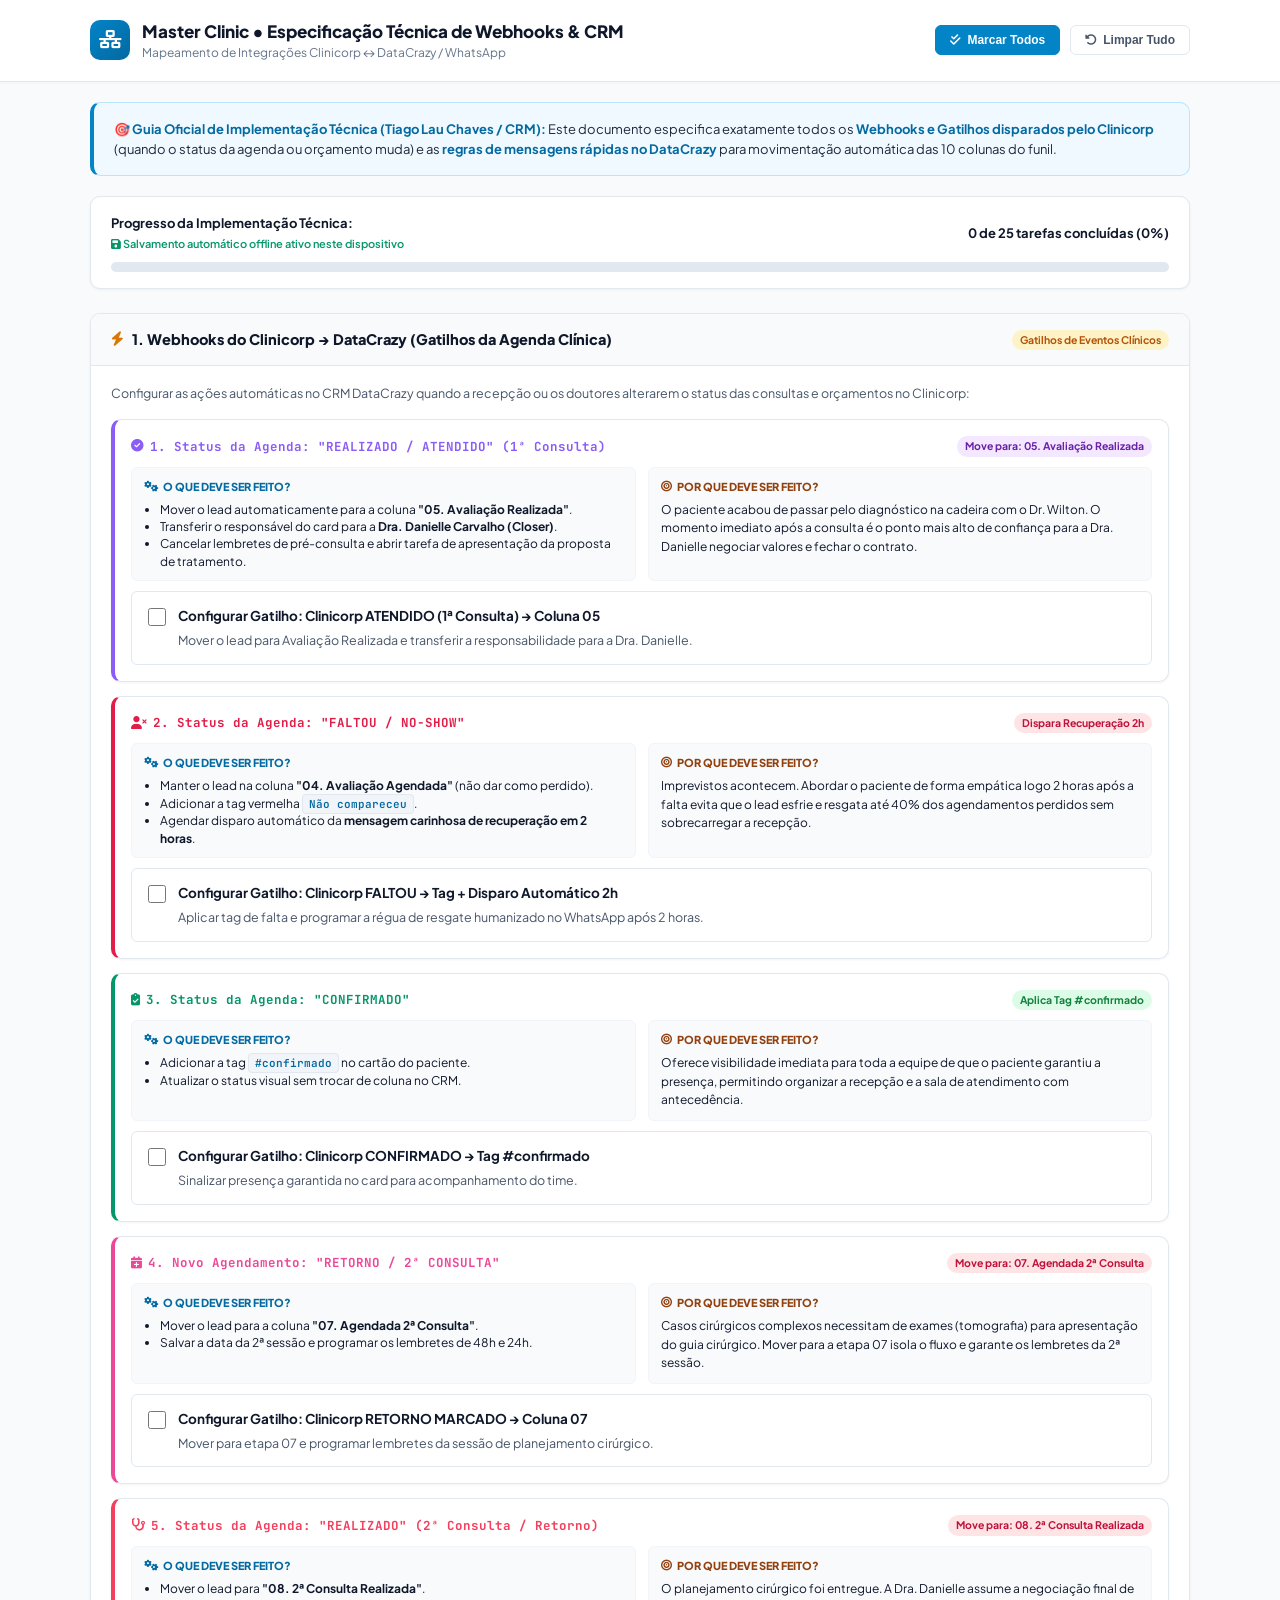
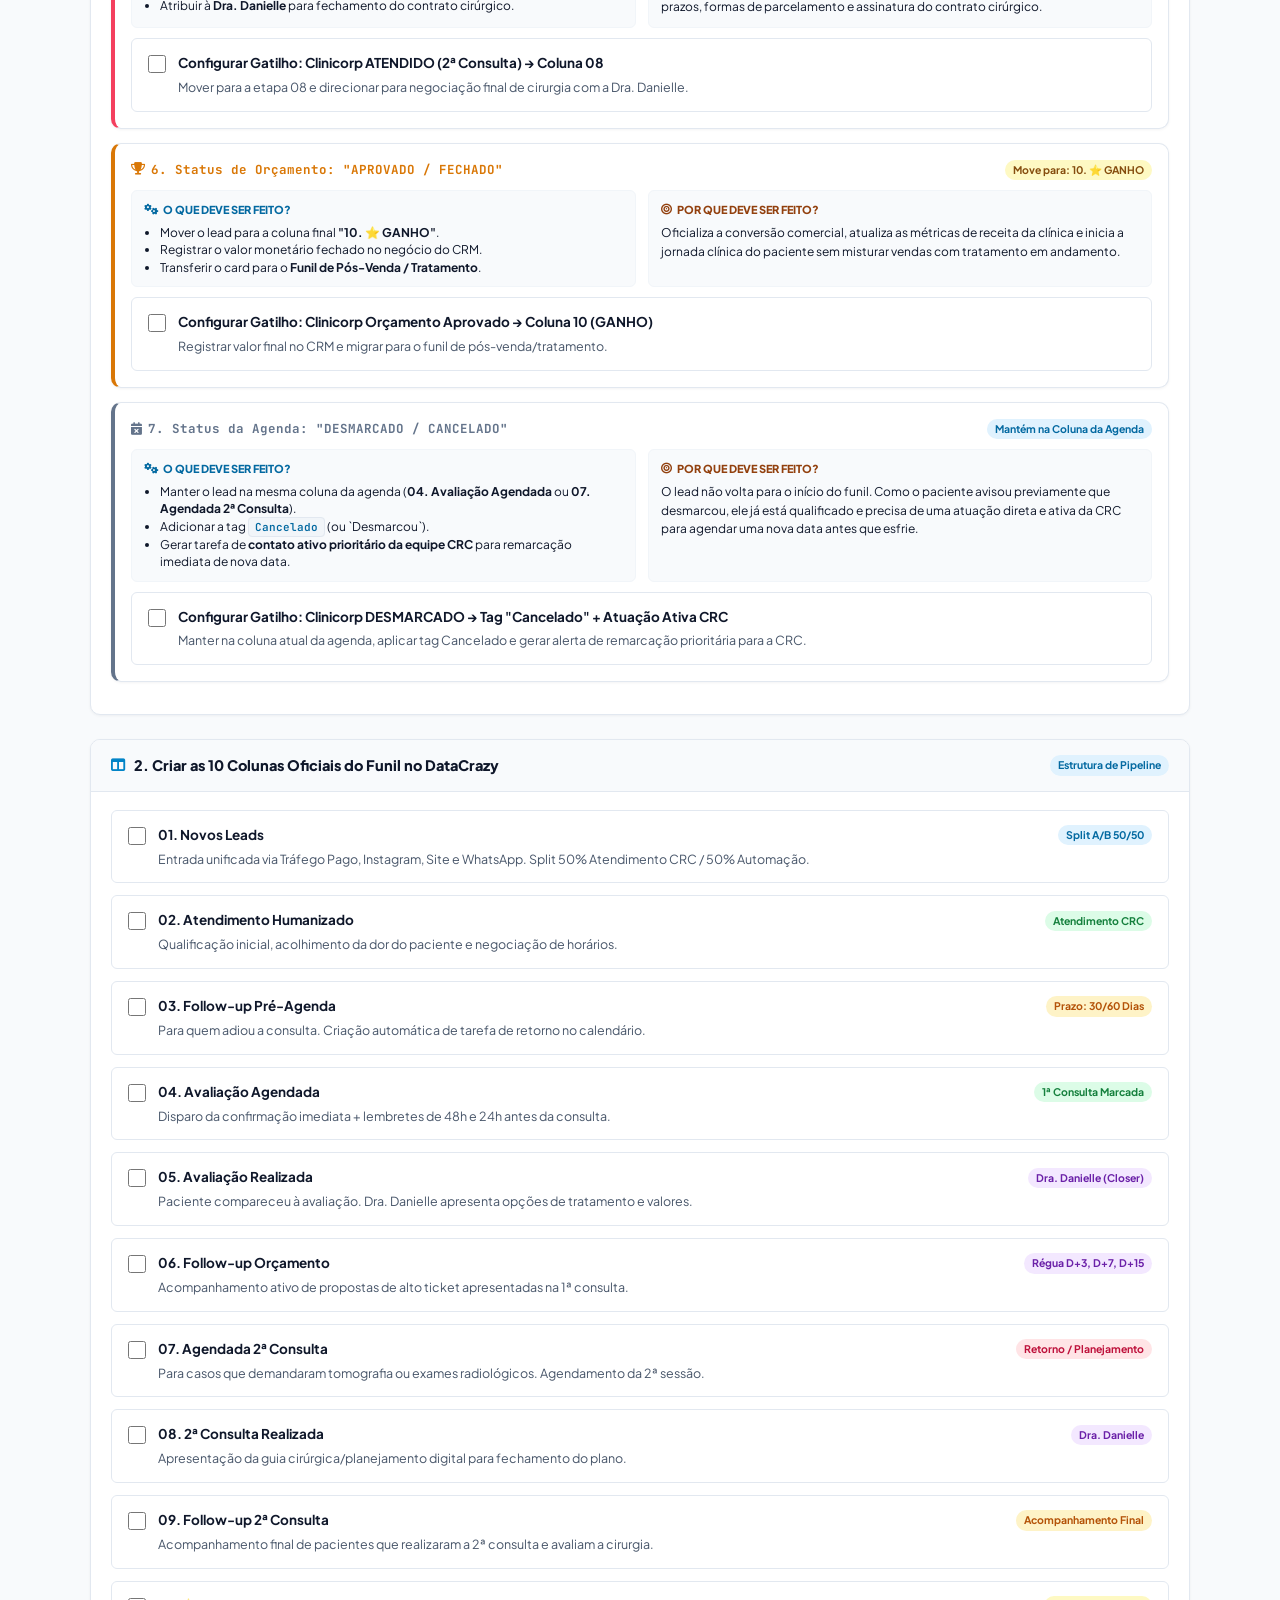
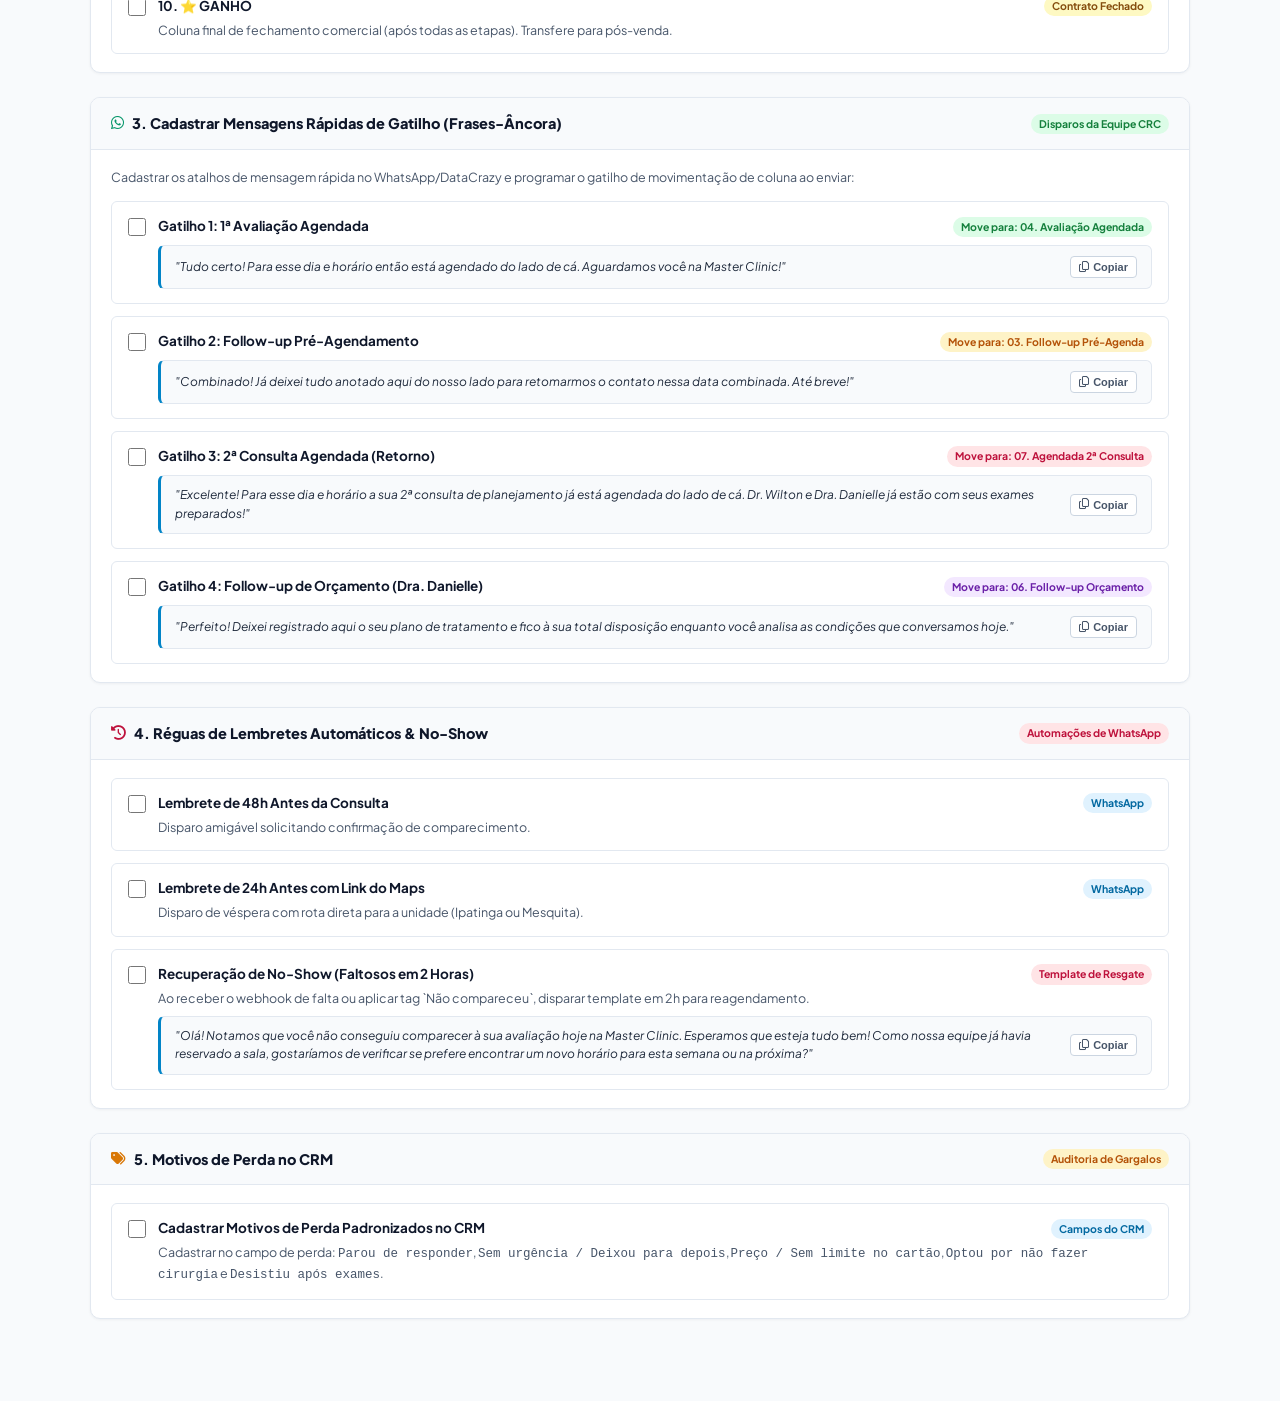
<file: docs/Checklist da implementação - gatilhos.html>
<!DOCTYPE html>
<html lang="pt-BR">
<head>
  <meta charset="UTF-8">
  <meta name="viewport" content="width=device-width, initial-scale=1.0">
  <title>Especificação Técnica de Webhooks & Checklist CRM | Master Clinic</title>
  <meta name="description" content="Especificação técnica oficial dos Webhooks entre Clinicorp e DataCrazy, gatilhos de status da agenda, frases-âncora e checklist de implementação para o time técnico da Master Clinic.">
  
  <!-- Google Fonts -->
  <link rel="preconnect" href="https://fonts.googleapis.com">
  <link rel="preconnect" href="https://fonts.gstatic.com" crossorigin>
  <link href="https://fonts.googleapis.com/css2?family=Plus+Jakarta+Sans:wght@400;500;600;700;800&family=JetBrains+Mono:wght@400;500;600&display=swap" rel="stylesheet">
  
  <!-- FontAwesome Icons -->
  <link rel="stylesheet" href="https://cdnjs.cloudflare.com/ajax/libs/font-awesome/6.4.0/css/all.min.css">

  <style>
    :root {
      --bg-primary: #f8fafc;
      --bg-card: #ffffff;
      --text-primary: #0f172a;
      --text-secondary: #475569;
      --text-muted: #64748b;
      
      --accent-blue: #0284c7;
      --accent-blue-dark: #0369a1;
      --accent-emerald: #059669;
      --accent-amber: #d97706;
      --accent-rose: #be123c;
      --accent-purple: #7c3aed;
      --accent-gold: #92400e;
      
      --border-color: #e2e8f0;
      --border-subtle: #f1f5f9;
      
      --shadow-sm: 0 1px 3px rgba(15, 23, 42, 0.05);
      --shadow-md: 0 4px 12px rgba(15, 23, 42, 0.06);
      
      --radius-sm: 6px;
      --radius-md: 10px;
      --radius-lg: 14px;
      --radius-full: 9999px;
    }

    * {
      box-sizing: border-box;
      margin: 0;
      padding: 0;
    }

    body {
      font-family: 'Plus Jakarta Sans', sans-serif;
      background-color: var(--bg-primary);
      color: var(--text-primary);
      line-height: 1.55;
      padding-bottom: 60px;
    }

    .container {
      max-width: 1140px;
      margin: 0 auto;
      padding: 0 20px;
    }

    /* HEADER */
    header {
      background: #ffffff;
      border-bottom: 1px solid var(--border-color);
      padding: 18px 0;
      box-shadow: 0 1px 3px rgba(0, 0, 0, 0.03);
      position: sticky;
      top: 0;
      z-index: 50;
    }

    .header-content {
      display: flex;
      justify-content: space-between;
      align-items: center;
      flex-wrap: wrap;
      gap: 14px;
    }

    .brand-title {
      display: flex;
      align-items: center;
      gap: 12px;
    }

    .brand-logo {
      width: 40px;
      height: 40px;
      background: linear-gradient(135deg, #0284c7, #0369a1);
      border-radius: var(--radius-md);
      display: flex;
      align-items: center;
      justify-content: center;
      color: #fff;
      font-size: 18px;
    }

    .brand-text h1 {
      font-size: 17px;
      font-weight: 800;
      color: #0f172a;
    }

    .brand-text p {
      font-size: 12px;
      color: var(--text-muted);
    }

    .header-actions {
      display: flex;
      align-items: center;
      gap: 10px;
    }

    .btn-action {
      background: #ffffff;
      border: 1px solid var(--border-color);
      color: var(--text-secondary);
      font-size: 12px;
      font-weight: 600;
      padding: 7px 14px;
      border-radius: var(--radius-sm);
      cursor: pointer;
      display: inline-flex;
      align-items: center;
      gap: 6px;
      transition: all 0.2s;
      text-decoration: none;
    }

    .btn-action:hover {
      background: #f8fafc;
      color: var(--accent-blue);
      border-color: var(--accent-blue);
    }

    .btn-primary {
      background: var(--accent-blue);
      color: #ffffff;
      border-color: var(--accent-blue);
    }

    .btn-primary:hover {
      background: var(--accent-blue-dark);
      color: #ffffff;
    }

    /* INTRO BANNER */
    .intro-banner {
      background: #f0f9ff;
      border: 1px solid #bae6fd;
      border-left: 4px solid var(--accent-blue);
      border-radius: var(--radius-md);
      padding: 16px 20px;
      margin-top: 20px;
      margin-bottom: 20px;
      font-size: 13px;
      color: #1e293b;
      line-height: 1.55;
    }

    .intro-banner strong {
      color: #0369a1;
    }

    /* PROGRESS BAR TRACKER */
    .progress-card {
      background: #ffffff;
      border: 1px solid var(--border-color);
      border-radius: var(--radius-md);
      padding: 16px 20px;
      margin-bottom: 24px;
      box-shadow: var(--shadow-sm);
    }

    .progress-header {
      display: flex;
      justify-content: space-between;
      align-items: center;
      margin-bottom: 10px;
      font-size: 13px;
      font-weight: 700;
    }

    .progress-bar-bg {
      width: 100%;
      height: 10px;
      background: #e2e8f0;
      border-radius: var(--radius-full);
      overflow: hidden;
    }

    .progress-bar-fill {
      height: 100%;
      background: linear-gradient(90deg, #0284c7, #059669);
      width: 0%;
      transition: width 0.3s ease;
      border-radius: var(--radius-full);
    }

    /* SECTIONS */
    .section-card {
      background: #ffffff;
      border: 1px solid var(--border-color);
      border-radius: var(--radius-md);
      margin-bottom: 24px;
      box-shadow: var(--shadow-sm);
      overflow: hidden;
    }

    .section-header {
      background: #f8fafc;
      border-bottom: 1px solid var(--border-color);
      padding: 14px 20px;
      display: flex;
      align-items: center;
      justify-content: space-between;
    }

    .section-header h2 {
      font-size: 14.5px;
      font-weight: 800;
      color: #0f172a;
      display: flex;
      align-items: center;
      gap: 8px;
    }

    .section-body {
      padding: 18px 20px;
    }

    /* CHECKLIST ITEMS */
    .checklist-group {
      display: flex;
      flex-direction: column;
      gap: 12px;
    }

    .check-item {
      display: flex;
      align-items: flex-start;
      gap: 12px;
      padding: 14px 16px;
      border: 1px solid var(--border-color);
      background: #ffffff;
      border-radius: var(--radius-sm);
      transition: all 0.2s;
      cursor: pointer;
    }

    .check-item:hover {
      border-color: #cbd5e1;
      background: #f8fafc;
    }

    .check-item.completed {
      background: #f0fdf4;
      border-color: #bbf7d0;
    }

    .check-item input[type="checkbox"] {
      width: 18px;
      height: 18px;
      margin-top: 2px;
      accent-color: var(--accent-emerald);
      cursor: pointer;
      flex-shrink: 0;
    }

    .check-content {
      flex: 1;
    }

    .check-title {
      font-size: 13.5px;
      font-weight: 700;
      color: #0f172a;
      display: flex;
      align-items: center;
      justify-content: space-between;
      gap: 8px;
      flex-wrap: wrap;
      margin-bottom: 4px;
    }

    .check-desc {
      font-size: 12.5px;
      color: var(--text-secondary);
      line-height: 1.5;
    }

    .code-pill {
      font-family: 'JetBrains Mono', monospace;
      font-size: 11px;
      background: #f1f5f9;
      color: #0369a1;
      padding: 2px 6px;
      border-radius: 4px;
      border: 1px solid #e2e8f0;
      font-weight: 600;
    }

    .tag-badge {
      font-size: 10.5px;
      font-weight: 700;
      padding: 2px 8px;
      border-radius: var(--radius-full);
      background: #e0f2fe;
      color: #0369a1;
      display: inline-flex;
      align-items: center;
      gap: 4px;
    }

    .tag-badge.emerald { background: #dcfce7; color: #15803d; }
    .tag-badge.amber { background: #fef3c7; color: #b45309; }
    .tag-badge.rose { background: #ffe4e6; color: #be123c; }
    .tag-badge.purple { background: #f3e8ff; color: #6b21a8; }
    .tag-badge.gold { background: #fef9c3; color: #854d0e; }

    /* WEBHOOK BOX & PAYLOAD */
    .webhook-card {
      background: #ffffff;
      border: 1px solid var(--border-color);
      border-radius: var(--radius-md);
      padding: 16px;
      margin-bottom: 14px;
      border-left: 4px solid var(--wh-color, #0284c7);
      box-shadow: var(--shadow-sm);
    }

    .webhook-header {
      display: flex;
      justify-content: space-between;
      align-items: center;
      margin-bottom: 8px;
      flex-wrap: wrap;
      gap: 8px;
    }

    .webhook-event-name {
      font-family: 'JetBrains Mono', monospace;
      font-size: 12.5px;
      font-weight: 700;
      color: var(--wh-color, #0284c7);
      display: flex;
      align-items: center;
      gap: 6px;
    }

    .webhook-grid {
      display: grid;
      grid-template-columns: 1fr 1fr;
      gap: 12px;
      margin-top: 10px;
      margin-bottom: 10px;
      font-size: 12px;
    }

    .webhook-col {
      background: #f8fafc;
      border: 1px solid var(--border-subtle);
      border-radius: var(--radius-sm);
      padding: 10px 12px;
    }

    .webhook-col-title {
      font-size: 11px;
      text-transform: uppercase;
      font-weight: 800;
      color: var(--accent-blue-dark);
      margin-bottom: 6px;
      display: flex;
      align-items: center;
      gap: 5px;
    }

    .webhook-col-title.why {
      color: #92400e;
    }

    /* COPY BOX */
    .copy-box {
      background: #f8fafc;
      border: 1px solid var(--border-color);
      border-left: 3px solid var(--accent-blue);
      border-radius: var(--radius-sm);
      padding: 10px 14px;
      margin-top: 8px;
      font-size: 12px;
      color: #1e293b;
      display: flex;
      justify-content: space-between;
      align-items: center;
      gap: 10px;
    }

    .copy-text {
      font-style: italic;
      flex: 1;
    }

    .btn-copy {
      background: #ffffff;
      border: 1px solid #cbd5e1;
      padding: 4px 8px;
      font-size: 11px;
      font-weight: 600;
      border-radius: 4px;
      cursor: pointer;
      color: var(--text-secondary);
      flex-shrink: 0;
      display: inline-flex;
      align-items: center;
      gap: 4px;
    }

    .btn-copy:hover {
      background: #f1f5f9;
      color: var(--accent-blue);
      border-color: var(--accent-blue);
    }

    /* DATA TABLE */
    .table-responsive {
      overflow-x: auto;
      margin-top: 10px;
    }

    .data-table {
      width: 100%;
      border-collapse: collapse;
      font-size: 12px;
    }

    .data-table th {
      background: #f8fafc;
      color: #0f172a;
      text-align: left;
      padding: 9px 12px;
      font-weight: 700;
      border-bottom: 2px solid var(--border-color);
    }

    .data-table td {
      padding: 9px 12px;
      border-bottom: 1px solid var(--border-subtle);
      color: #334155;
    }

    .data-table tr:hover td {
      background: #f8fafc;
    }

    /* TOAST */
    .toast {
      position: fixed;
      bottom: 24px;
      right: 24px;
      background: #0f172a;
      color: #ffffff;
      padding: 10px 18px;
      border-radius: var(--radius-sm);
      font-size: 12.5px;
      font-weight: 600;
      display: flex;
      align-items: center;
      gap: 8px;
      box-shadow: var(--shadow-md);
      transform: translateY(100px);
      opacity: 0;
      transition: all 0.25s ease;
      z-index: 100;
    }

    .toast.show {
      transform: translateY(0);
      opacity: 1;
    }

    @media (max-width: 768px) {
      .webhook-grid { grid-template-columns: 1fr; }
      .header-content { flex-direction: column; align-items: flex-start; }
    }

    @media print {
      header, .header-actions, .progress-card button { display: none; }
      body { background: #fff; padding: 0; }
      .container { max-width: 100%; }
      .section-card { border: 1px solid #ccc; break-inside: avoid; }
    }
  </style>
</head>
<body>

  <!-- HEADER -->
  <header>
    <div class="container header-content">
      <div class="brand-title">
        <div class="brand-logo">
          <i class="fa-solid fa-network-wired"></i>
        </div>
        <div class="brand-text">
          <h1>Master Clinic • Especificação Técnica de Webhooks & CRM</h1>
          <p>Mapeamento de Integrações Clinicorp ↔ DataCrazy / WhatsApp</p>
        </div>
      </div>

      <div class="header-actions">
        <button class="btn-action btn-primary" onclick="toggleAllChecks(true)"><i class="fa-solid fa-check-double"></i> Marcar Todos</button>
        <button class="btn-action" onclick="toggleAllChecks(false)"><i class="fa-solid fa-rotate-left"></i> Limpar Tudo</button>
      </div>
    </div>
  </header>

  <main class="container">

    <!-- BANNER DE ORIENTAÇÃO -->
    <div class="intro-banner">
      <strong>🎯 Guia Oficial de Implementação Técnica (Tiago Lau Chaves / CRM):</strong>
      Este documento especifica exatamente todos os <strong>Webhooks e Gatilhos disparados pelo Clinicorp</strong> (quando o status da agenda ou orçamento muda) e as <strong>regras de mensagens rápidas no DataCrazy</strong> para movimentação automática das 10 colunas do funil.
    </div>

    <!-- BARRA DE PROGRESSO -->
    <div class="progress-card">
      <div class="progress-header">
        <div>
          <span>Progresso da Implementação Técnica:</span>
          <div style="font-size: 11px; color: var(--accent-emerald); font-weight: 600; margin-top: 2px;">
            <i class="fa-solid fa-floppy-disk"></i> Salvamento automático offline ativo neste dispositivo
          </div>
        </div>
        <span id="progress-text">0 de 21 tarefas concluídas (0%)</span>
      </div>
      <div class="progress-bar-bg">
        <div class="progress-bar-fill" id="progress-bar"></div>
      </div>
    </div>

    <!-- SEÇÃO 1: WEBHOOKS CLINICORP -> DATACRAZY (STATUS DA AGENDA COMO GATILHOS) -->
    <div class="section-card">
      <div class="section-header">
        <h2><i class="fa-solid fa-bolt" style="color: var(--accent-amber);"></i> 1. Webhooks do Clinicorp → DataCrazy (Gatilhos da Agenda Clínica)</h2>
        <span class="tag-badge amber">Gatilhos de Eventos Clínicos</span>
      </div>
      <div class="section-body">
        <p style="font-size: 12.5px; color: var(--text-secondary); margin-bottom: 16px;">
          Configurar as ações automáticas no CRM DataCrazy quando a recepção ou os doutores alterarem o status das consultas e orçamentos no Clinicorp:
        </p>

        <!-- WEBHOOK 1: ATENDIDO (1ª CONSULTA) -->
        <div class="webhook-card" style="--wh-color: #8b5cf6;">
          <div class="webhook-header">
            <span class="webhook-event-name"><i class="fa-solid fa-circle-check"></i> 1. Status da Agenda: "REALIZADO / ATENDIDO" (1ª Consulta)</span>
            <span class="tag-badge purple">Move para: 05. Avaliação Realizada</span>
          </div>
          <div class="webhook-grid">
            <div class="webhook-col">
              <div class="webhook-col-title"><i class="fa-solid fa-gears"></i> O Que Deve Ser Feito?</div>
              <ul style="padding-left: 16px; margin: 0; line-height: 1.45;">
                <li>Mover o lead automaticamente para a coluna <strong>"05. Avaliação Realizada"</strong>.</li>
                <li>Transferir o responsável do card para a <strong>Dra. Danielle Carvalho (Closer)</strong>.</li>
                <li>Cancelar lembretes de pré-consulta e abrir tarefa de apresentação da proposta de tratamento.</li>
              </ul>
            </div>
            <div class="webhook-col">
              <div class="webhook-col-title why"><i class="fa-solid fa-bullseye"></i> Por Que Deve Ser Feito?</div>
              <div>O paciente acabou de passar pelo diagnóstico na cadeira com o Dr. Wilton. O momento imediato após a consulta é o ponto mais alto de confiança para a Dra. Danielle negociar valores e fechar o contrato.</div>
            </div>
          </div>
          <label class="check-item" style="margin-top: 10px;">
            <input type="checkbox" id="chk_wh_atendido_1" onchange="handleCheck(this)">
            <div class="check-content">
              <div class="check-title">Configurar Gatilho: Clinicorp ATENDIDO (1ª Consulta) → Coluna 05</div>
              <div class="check-desc">Mover o lead para Avaliação Realizada e transferir a responsabilidade para a Dra. Danielle.</div>
            </div>
          </label>
        </div>

        <!-- WEBHOOK 2: FALTOU (NO-SHOW) -->
        <div class="webhook-card" style="--wh-color: #e11d48;">
          <div class="webhook-header">
            <span class="webhook-event-name"><i class="fa-solid fa-user-xmark"></i> 2. Status da Agenda: "FALTOU / NO-SHOW"</span>
            <span class="tag-badge rose">Dispara Recuperação 2h</span>
          </div>
          <div class="webhook-grid">
            <div class="webhook-col">
              <div class="webhook-col-title"><i class="fa-solid fa-gears"></i> O Que Deve Ser Feito?</div>
              <ul style="padding-left: 16px; margin: 0; line-height: 1.45;">
                <li>Manter o lead na coluna <strong>"04. Avaliação Agendada"</strong> (não dar como perdido).</li>
                <li>Adicionar a tag vermelha <code class="code-pill">Não compareceu</code>.</li>
                <li>Agendar disparo automático da <strong>mensagem carinhosa de recuperação em 2 horas</strong>.</li>
              </ul>
            </div>
            <div class="webhook-col">
              <div class="webhook-col-title why"><i class="fa-solid fa-bullseye"></i> Por Que Deve Ser Feito?</div>
              <div>Imprevistos acontecem. Abordar o paciente de forma empática logo 2 horas após a falta evita que o lead esfrie e resgata até 40% dos agendamentos perdidos sem sobrecarregar a recepção.</div>
            </div>
          </div>
          <label class="check-item" style="margin-top: 10px;">
            <input type="checkbox" id="chk_wh_faltou" onchange="handleCheck(this)">
            <div class="check-content">
              <div class="check-title">Configurar Gatilho: Clinicorp FALTOU → Tag + Disparo Automático 2h</div>
              <div class="check-desc">Aplicar tag de falta e programar a régua de resgate humanizado no WhatsApp após 2 horas.</div>
            </div>
          </label>
        </div>

        <!-- WEBHOOK 3: CONFIRMADO -->
        <div class="webhook-card" style="--wh-color: #059669;">
          <div class="webhook-header">
            <span class="webhook-event-name"><i class="fa-solid fa-clipboard-check"></i> 3. Status da Agenda: "CONFIRMADO"</span>
            <span class="tag-badge emerald">Aplica Tag #confirmado</span>
          </div>
          <div class="webhook-grid">
            <div class="webhook-col">
              <div class="webhook-col-title"><i class="fa-solid fa-gears"></i> O Que Deve Ser Feito?</div>
              <ul style="padding-left: 16px; margin: 0; line-height: 1.45;">
                <li>Adicionar a tag <code class="code-pill">#confirmado</code> no cartão do paciente.</li>
                <li>Atualizar o status visual sem trocar de coluna no CRM.</li>
              </ul>
            </div>
            <div class="webhook-col">
              <div class="webhook-col-title why"><i class="fa-solid fa-bullseye"></i> Por Que Deve Ser Feito?</div>
              <div>Oferece visibilidade imediata para toda a equipe de que o paciente garantiu a presença, permitindo organizar a recepção e a sala de atendimento com antecedência.</div>
            </div>
          </div>
          <label class="check-item" style="margin-top: 10px;">
            <input type="checkbox" id="chk_wh_confirmado" onchange="handleCheck(this)">
            <div class="check-content">
              <div class="check-title">Configurar Gatilho: Clinicorp CONFIRMADO → Tag #confirmado</div>
              <div class="check-desc">Sinalizar presença garantida no card para acompanhamento do time.</div>
            </div>
          </label>
        </div>

        <!-- WEBHOOK 4: AGENDADA 2ª CONSULTA -->
        <div class="webhook-card" style="--wh-color: #ec4899;">
          <div class="webhook-header">
            <span class="webhook-event-name"><i class="fa-solid fa-calendar-plus"></i> 4. Novo Agendamento: "RETORNO / 2ª CONSULTA"</span>
            <span class="tag-badge rose">Move para: 07. Agendada 2ª Consulta</span>
          </div>
          <div class="webhook-grid">
            <div class="webhook-col">
              <div class="webhook-col-title"><i class="fa-solid fa-gears"></i> O Que Deve Ser Feito?</div>
              <ul style="padding-left: 16px; margin: 0; line-height: 1.45;">
                <li>Mover o lead para a coluna <strong>"07. Agendada 2ª Consulta"</strong>.</li>
                <li>Salvar a data da 2ª sessão e programar os lembretes de 48h e 24h.</li>
              </ul>
            </div>
            <div class="webhook-col">
              <div class="webhook-col-title why"><i class="fa-solid fa-bullseye"></i> Por Que Deve Ser Feito?</div>
              <div>Casos cirúrgicos complexos necessitam de exames (tomografia) para apresentação do guia cirúrgico. Mover para a etapa 07 isola o fluxo e garante os lembretes da 2ª sessão.</div>
            </div>
          </div>
          <label class="check-item" style="margin-top: 10px;">
            <input type="checkbox" id="chk_wh_retorno" onchange="handleCheck(this)">
            <div class="check-content">
              <div class="check-title">Configurar Gatilho: Clinicorp RETORNO MARCADO → Coluna 07</div>
              <div class="check-desc">Mover para etapa 07 e programar lembretes da sessão de planejamento cirúrgico.</div>
            </div>
          </label>
        </div>

        <!-- WEBHOOK 5: 2ª CONSULTA REALIZADA -->
        <div class="webhook-card" style="--wh-color: #f43f5e;">
          <div class="webhook-header">
            <span class="webhook-event-name"><i class="fa-solid fa-stethoscope"></i> 5. Status da Agenda: "REALIZADO" (2ª Consulta / Retorno)</span>
            <span class="tag-badge rose">Move para: 08. 2ª Consulta Realizada</span>
          </div>
          <div class="webhook-grid">
            <div class="webhook-col">
              <div class="webhook-col-title"><i class="fa-solid fa-gears"></i> O Que Deve Ser Feito?</div>
              <ul style="padding-left: 16px; margin: 0; line-height: 1.45;">
                <li>Mover o lead para <strong>"08. 2ª Consulta Realizada"</strong>.</li>
                <li>Atribuir à <strong>Dra. Danielle</strong> para fechamento do contrato cirúrgico.</li>
              </ul>
            </div>
            <div class="webhook-col">
              <div class="webhook-col-title why"><i class="fa-solid fa-bullseye"></i> Por Que Deve Ser Feito?</div>
              <div>O planejamento cirúrgico foi entregue. A Dra. Danielle assume a negociação final de prazos, formas de parcelamento e assinatura do contrato cirúrgico.</div>
            </div>
          </div>
          <label class="check-item" style="margin-top: 10px;">
            <input type="checkbox" id="chk_wh_atendido_2" onchange="handleCheck(this)">
            <div class="check-content">
              <div class="check-title">Configurar Gatilho: Clinicorp ATENDIDO (2ª Consulta) → Coluna 08</div>
              <div class="check-desc">Mover para a etapa 08 e direcionar para negociação final de cirurgia com a Dra. Danielle.</div>
            </div>
          </label>
        </div>

        <!-- WEBHOOK 6: ORÇAMENTO APROVADO (GANHO) -->
        <div class="webhook-card" style="--wh-color: #d97706;">
          <div class="webhook-header">
            <span class="webhook-event-name"><i class="fa-solid fa-trophy"></i> 6. Status de Orçamento: "APROVADO / FECHADO"</span>
            <span class="tag-badge gold">Move para: 10. ⭐ GANHO</span>
          </div>
          <div class="webhook-grid">
            <div class="webhook-col">
              <div class="webhook-col-title"><i class="fa-solid fa-gears"></i> O Que Deve Ser Feito?</div>
              <ul style="padding-left: 16px; margin: 0; line-height: 1.45;">
                <li>Mover o lead para a coluna final <strong>"10. ⭐ GANHO"</strong>.</li>
                <li>Registrar o valor monetário fechado no negócio do CRM.</li>
                <li>Transferir o card para o <strong>Funil de Pós-Venda / Tratamento</strong>.</li>
              </ul>
            </div>
            <div class="webhook-col">
              <div class="webhook-col-title why"><i class="fa-solid fa-bullseye"></i> Por Que Deve Ser Feito?</div>
              <div>Oficializa a conversão comercial, atualiza as métricas de receita da clínica e inicia a jornada clínica do paciente sem misturar vendas com tratamento em andamento.</div>
            </div>
          </div>
          <label class="check-item" style="margin-top: 10px;">
            <input type="checkbox" id="chk_wh_orcamento" onchange="handleCheck(this)">
            <div class="check-content">
              <div class="check-title">Configurar Gatilho: Clinicorp Orçamento Aprovado → Coluna 10 (GANHO)</div>
              <div class="check-desc">Registrar valor final no CRM e migrar para o funil de pós-venda/tratamento.</div>
            </div>
          </label>
        </div>

        <!-- WEBHOOK 7: DESMARCADO / CANCELADO -->
        <div class="webhook-card" style="--wh-color: #64748b;">
          <div class="webhook-header">
            <span class="webhook-event-name"><i class="fa-solid fa-calendar-xmark"></i> 7. Status da Agenda: "DESMARCADO / CANCELADO"</span>
            <span class="tag-badge">Mantém na Coluna da Agenda</span>
          </div>
          <div class="webhook-grid">
            <div class="webhook-col">
              <div class="webhook-col-title"><i class="fa-solid fa-gears"></i> O Que Deve Ser Feito?</div>
              <ul style="padding-left: 16px; margin: 0; line-height: 1.45;">
                <li>Manter o lead na mesma coluna da agenda (<strong>04. Avaliação Agendada</strong> ou <strong>07. Agendada 2ª Consulta</strong>).</li>
                <li>Adicionar a tag <code class="code-pill">Cancelado</code> (ou `Desmarcou`).</li>
                <li>Gerar tarefa de <strong>contato ativo prioritário da equipe CRC</strong> para remarcação imediata de nova data.</li>
              </ul>
            </div>
            <div class="webhook-col">
              <div class="webhook-col-title why"><i class="fa-solid fa-bullseye"></i> Por Que Deve Ser Feito?</div>
              <div>O lead não volta para o início do funil. Como o paciente avisou previamente que desmarcou, ele já está qualificado e precisa de uma atuação direta e ativa da CRC para agendar uma nova data antes que esfrie.</div>
            </div>
          </div>
          <label class="check-item" style="margin-top: 10px;">
            <input type="checkbox" id="chk_wh_desmarcado" onchange="handleCheck(this)">
            <div class="check-content">
              <div class="check-title">Configurar Gatilho: Clinicorp DESMARCADO → Tag "Cancelado" + Atuação Ativa CRC</div>
              <div class="check-desc">Manter na coluna atual da agenda, aplicar tag Cancelado e gerar alerta de remarcação prioritária para a CRC.</div>
            </div>
          </label>
        </div>

      </div>
    </div>

    <!-- SEÇÃO 2: AS 10 COLUNAS OFICIAIS NO CRM -->
    <div class="section-card">
      <div class="section-header">
        <h2><i class="fa-solid fa-columns" style="color: var(--accent-blue);"></i> 2. Criar as 10 Colunas Oficiais do Funil no DataCrazy</h2>
        <span class="tag-badge">Estrutura de Pipeline</span>
      </div>
      <div class="section-body">
        <div class="checklist-group">

          <label class="check-item">
            <input type="checkbox" id="chk_col_01" onchange="handleCheck(this)">
            <div class="check-content">
              <div class="check-title"><span>01. Novos Leads</span><span class="tag-badge">Split A/B 50/50</span></div>
              <div class="check-desc">Entrada unificada via Tráfego Pago, Instagram, Site e WhatsApp. Split 50% Atendimento CRC / 50% Automação.</div>
            </div>
          </label>

          <label class="check-item">
            <input type="checkbox" id="chk_col_02" onchange="handleCheck(this)">
            <div class="check-content">
              <div class="check-title"><span>02. Atendimento Humanizado</span><span class="tag-badge emerald">Atendimento CRC</span></div>
              <div class="check-desc">Qualificação inicial, acolhimento da dor do paciente e negociação de horários.</div>
            </div>
          </label>

          <label class="check-item">
            <input type="checkbox" id="chk_col_03" onchange="handleCheck(this)">
            <div class="check-content">
              <div class="check-title"><span>03. Follow-up Pré-Agenda</span><span class="tag-badge amber">Prazo: 30/60 Dias</span></div>
              <div class="check-desc">Para quem adiou a consulta. Criação automática de tarefa de retorno no calendário.</div>
            </div>
          </label>

          <label class="check-item">
            <input type="checkbox" id="chk_col_04" onchange="handleCheck(this)">
            <div class="check-content">
              <div class="check-title"><span>04. Avaliação Agendada</span><span class="tag-badge emerald">1ª Consulta Marcada</span></div>
              <div class="check-desc">Disparo da confirmação imediata + lembretes de 48h e 24h antes da consulta.</div>
            </div>
          </label>

          <label class="check-item">
            <input type="checkbox" id="chk_col_05" onchange="handleCheck(this)">
            <div class="check-content">
              <div class="check-title"><span>05. Avaliação Realizada</span><span class="tag-badge purple">Dra. Danielle (Closer)</span></div>
              <div class="check-desc">Paciente compareceu à avaliação. Dra. Danielle apresenta opções de tratamento e valores.</div>
            </div>
          </label>

          <label class="check-item">
            <input type="checkbox" id="chk_col_06" onchange="handleCheck(this)">
            <div class="check-content">
              <div class="check-title"><span>06. Follow-up Orçamento</span><span class="tag-badge purple">Régua D+3, D+7, D+15</span></div>
              <div class="check-desc">Acompanhamento ativo de propostas de alto ticket apresentadas na 1ª consulta.</div>
            </div>
          </label>

          <label class="check-item">
            <input type="checkbox" id="chk_col_07" onchange="handleCheck(this)">
            <div class="check-content">
              <div class="check-title"><span>07. Agendada 2ª Consulta</span><span class="tag-badge rose">Retorno / Planejamento</span></div>
              <div class="check-desc">Para casos que demandaram tomografia ou exames radiológicos. Agendamento da 2ª sessão.</div>
            </div>
          </label>

          <label class="check-item">
            <input type="checkbox" id="chk_col_08" onchange="handleCheck(this)">
            <div class="check-content">
              <div class="check-title"><span>08. 2ª Consulta Realizada</span><span class="tag-badge purple">Dra. Danielle</span></div>
              <div class="check-desc">Apresentação da guia cirúrgica/planejamento digital para fechamento do plano.</div>
            </div>
          </label>

          <label class="check-item">
            <input type="checkbox" id="chk_col_09" onchange="handleCheck(this)">
            <div class="check-content">
              <div class="check-title"><span>09. Follow-up 2ª Consulta</span><span class="tag-badge amber">Acompanhamento Final</span></div>
              <div class="check-desc">Acompanhamento final de pacientes que realizaram a 2ª consulta e avaliam a cirurgia.</div>
            </div>
          </label>

          <label class="check-item">
            <input type="checkbox" id="chk_col_10" onchange="handleCheck(this)">
            <div class="check-content">
              <div class="check-title"><span>10. ⭐ GANHO</span><span class="tag-badge gold">Contrato Fechado</span></div>
              <div class="check-desc">Coluna final de fechamento comercial (após todas as etapas). Transfere para pós-venda.</div>
            </div>
          </label>

        </div>
      </div>
    </div>

    <!-- SEÇÃO 3: GATILHOS POR MENSAGENS RÁPIDAS (FRASES-ÂNCORA) -->
    <div class="section-card">
      <div class="section-header">
        <h2><i class="fa-brands fa-whatsapp" style="color: var(--accent-emerald);"></i> 3. Cadastrar Mensagens Rápidas de Gatilho (Frases-Âncora)</h2>
        <span class="tag-badge emerald">Disparos da Equipe CRC</span>
      </div>
      <div class="section-body">
        <p style="font-size: 12.5px; color: var(--text-secondary); margin-bottom: 14px;">
          Cadastrar os atalhos de mensagem rápida no WhatsApp/DataCrazy e programar o gatilho de movimentação de coluna ao enviar:
        </p>

        <div class="checklist-group">

          <label class="check-item">
            <input type="checkbox" id="chk_msg_1" onchange="handleCheck(this)">
            <div class="check-content">
              <div class="check-title">
                <span>Gatilho 1: 1ª Avaliação Agendada</span>
                <span class="tag-badge emerald">Move para: 04. Avaliação Agendada</span>
              </div>
              <div class="copy-box">
                <span class="copy-text" id="g-msg-1">"Tudo certo! Para esse dia e horário então está agendado do lado de cá. Aguardamos você na Master Clinic!"</span>
                <button class="btn-copy" onclick="copyText('g-msg-1')"><i class="fa-regular fa-copy"></i> Copiar</button>
              </div>
            </div>
          </label>

          <label class="check-item">
            <input type="checkbox" id="chk_msg_2" onchange="handleCheck(this)">
            <div class="check-content">
              <div class="check-title">
                <span>Gatilho 2: Follow-up Pré-Agendamento</span>
                <span class="tag-badge amber">Move para: 03. Follow-up Pré-Agenda</span>
              </div>
              <div class="copy-box">
                <span class="copy-text" id="g-msg-2">"Combinado! Já deixei tudo anotado aqui do nosso lado para retomarmos o contato nessa data combinada. Até breve!"</span>
                <button class="btn-copy" onclick="copyText('g-msg-2')"><i class="fa-regular fa-copy"></i> Copiar</button>
              </div>
            </div>
          </label>

          <label class="check-item">
            <input type="checkbox" id="chk_msg_3" onchange="handleCheck(this)">
            <div class="check-content">
              <div class="check-title">
                <span>Gatilho 3: 2ª Consulta Agendada (Retorno)</span>
                <span class="tag-badge rose">Move para: 07. Agendada 2ª Consulta</span>
              </div>
              <div class="copy-box">
                <span class="copy-text" id="g-msg-3">"Excelente! Para esse dia e horário a sua 2ª consulta de planejamento já está agendada do lado de cá. Dr. Wilton e Dra. Danielle já estão com seus exames preparados!"</span>
                <button class="btn-copy" onclick="copyText('g-msg-3')"><i class="fa-regular fa-copy"></i> Copiar</button>
              </div>
            </div>
          </label>

          <label class="check-item">
            <input type="checkbox" id="chk_msg_4" onchange="handleCheck(this)">
            <div class="check-content">
              <div class="check-title">
                <span>Gatilho 4: Follow-up de Orçamento (Dra. Danielle)</span>
                <span class="tag-badge purple">Move para: 06. Follow-up Orçamento</span>
              </div>
              <div class="copy-box">
                <span class="copy-text" id="g-msg-4">"Perfeito! Deixei registrado aqui o seu plano de tratamento e fico à sua total disposição enquanto você analisa as condições que conversamos hoje."</span>
                <button class="btn-copy" onclick="copyText('g-msg-4')"><i class="fa-regular fa-copy"></i> Copiar</button>
              </div>
            </div>
          </label>

        </div>
      </div>
    </div>

    <!-- SEÇÃO 4: RÉGUAS DE LEMBRETES & NO-SHOW -->
    <div class="section-card">
      <div class="section-header">
        <h2><i class="fa-solid fa-clock-rotate-left" style="color: var(--accent-rose);"></i> 4. Réguas de Lembretes Automáticos & No-Show</h2>
        <span class="tag-badge rose">Automações de WhatsApp</span>
      </div>
      <div class="section-body">
        <div class="checklist-group">

          <label class="check-item">
            <input type="checkbox" id="chk_rem_48" onchange="handleCheck(this)">
            <div class="check-content">
              <div class="check-title"><span>Lembrete de 48h Antes da Consulta</span><span class="tag-badge">WhatsApp</span></div>
              <div class="check-desc">Disparo amigável solicitando confirmação de comparecimento.</div>
            </div>
          </label>

          <label class="check-item">
            <input type="checkbox" id="chk_rem_24" onchange="handleCheck(this)">
            <div class="check-content">
              <div class="check-title"><span>Lembrete de 24h Antes com Link do Maps</span><span class="tag-badge">WhatsApp</span></div>
              <div class="check-desc">Disparo de véspera com rota direta para a unidade (Ipatinga ou Mesquita).</div>
            </div>
          </label>

          <label class="check-item">
            <input type="checkbox" id="chk_rem_noshow" onchange="handleCheck(this)">
            <div class="check-content">
              <div class="check-title"><span>Recuperação de No-Show (Faltosos em 2 Horas)</span><span class="tag-badge rose">Template de Resgate</span></div>
              <div class="check-desc">Ao receber o webhook de falta ou aplicar tag `Não compareceu`, disparar template em 2h para reagendamento.</div>
              <div class="copy-box">
                <span class="copy-text" id="ns-copy">"Olá! Notamos que você não conseguiu comparecer à sua avaliação hoje na Master Clinic. Esperamos que esteja tudo bem! Como nossa equipe já havia reservado a sala, gostaríamos de verificar se prefere encontrar um novo horário para esta semana ou na próxima?"</span>
                <button class="btn-copy" onclick="copyText('ns-copy')"><i class="fa-regular fa-copy"></i> Copiar</button>
              </div>
            </div>
          </label>

        </div>
      </div>
    </div>

    <!-- SEÇÃO 5: CONFIGURAÇÃO DE MOTIVOS DE PERDA -->
    <div class="section-card">
      <div class="section-header">
        <h2><i class="fa-solid fa-tags" style="color: var(--accent-amber);"></i> 5. Motivos de Perda no CRM</h2>
        <span class="tag-badge amber">Auditoria de Gargalos</span>
      </div>
      <div class="section-body">
        <div class="checklist-group">

          <label class="check-item">
            <input type="checkbox" id="chk_loss_reasons" onchange="handleCheck(this)">
            <div class="check-content">
              <div class="check-title"><span>Cadastrar Motivos de Perda Padronizados no CRM</span><span class="tag-badge">Campos do CRM</span></div>
              <div class="check-desc">Cadastrar no campo de perda: <code>Parou de responder</code>, <code>Sem urgência / Deixou para depois</code>, <code>Preço / Sem limite no cartão</code>, <code>Optou por não fazer cirurgia</code> e <code>Desistiu após exames</code>.</div>
            </div>
          </label>

        </div>
      </div>
    </div>

  </main>

  <!-- TOAST -->
  <div id="toast" class="toast">
    <i class="fa-solid fa-circle-check" style="color: #4ade80;"></i>
    <span id="toast-text">Texto copiado para a área de transferência!</span>
  </div>

  <script>
    const STORAGE_KEY = 'master_clinic_crm_checklist_saved_v2';

    document.addEventListener('DOMContentLoaded', () => {
      loadSavedChecks();
      updateProgress();
    });

    function handleCheck(el) {
      const parent = el.closest('.check-item');
      if (el.checked) {
        parent.classList.add('completed');
      } else {
        parent.classList.remove('completed');
      }
      saveChecks();
      updateProgress();
    }

    function updateProgress() {
      const checkboxes = document.querySelectorAll('.check-item input[type="checkbox"]');
      const total = checkboxes.length;
      let checkedCount = 0;

      checkboxes.forEach((cb) => {
        if (cb.checked) {
          checkedCount++;
          cb.closest('.check-item').classList.add('completed');
        } else {
          cb.closest('.check-item').classList.remove('completed');
        }
      });

      const pct = total > 0 ? Math.round((checkedCount / total) * 100) : 0;
      document.getElementById('progress-bar').style.width = `${pct}%`;
      document.getElementById('progress-text').innerText = `${checkedCount} de ${total} tarefas concluídas (${pct}%)`;
    }

    function saveChecks() {
      const checkboxes = document.querySelectorAll('.check-item input[type="checkbox"]');
      const stateObj = {};
      checkboxes.forEach(cb => {
        if (cb.id) {
          stateObj[cb.id] = cb.checked;
        }
      });
      try {
        localStorage.setItem(STORAGE_KEY, JSON.stringify(stateObj));
      } catch (e) {
        console.error("Erro ao salvar no localStorage", e);
      }
    }

    function loadSavedChecks() {
      try {
        const saved = localStorage.getItem(STORAGE_KEY);
        if (!saved) return;
        const stateObj = JSON.parse(saved);
        const checkboxes = document.querySelectorAll('.check-item input[type="checkbox"]');
        checkboxes.forEach(cb => {
          if (cb.id && stateObj[cb.id] !== undefined) {
            cb.checked = stateObj[cb.id];
            if (cb.checked) {
              cb.closest('.check-item').classList.add('completed');
            } else {
              cb.closest('.check-item').classList.remove('completed');
            }
          }
        });
      } catch (e) {
        console.error("Erro ao carregar estado do checklist", e);
      }
    }

    function toggleAllChecks(checkVal) {
      const checkboxes = document.querySelectorAll('.check-item input[type="checkbox"]');
      checkboxes.forEach(cb => {
        cb.checked = checkVal;
        if (checkVal) {
          cb.closest('.check-item').classList.add('completed');
        } else {
          cb.closest('.check-item').classList.remove('completed');
        }
      });
      saveChecks();
      updateProgress();
      showToast(checkVal ? "Todas as tarefas foram marcadas como concluídas!" : "Checklist limpo com sucesso!");
    }

    function copyText(elementId) {
      const el = document.getElementById(elementId);
      if (!el) return;
      navigator.clipboard.writeText(el.innerText).then(() => {
        showToast("Texto copiado com sucesso!");
      }).catch(() => {
        showToast("Erro ao copiar.");
      });
    }

    function showToast(msg) {
      const toast = document.getElementById('toast');
      document.getElementById('toast-text').innerText = msg;
      toast.classList.add('show');
      setTimeout(() => { toast.classList.remove('show'); }, 2500);
    }
  </script>
</body>
</html>
</file>
